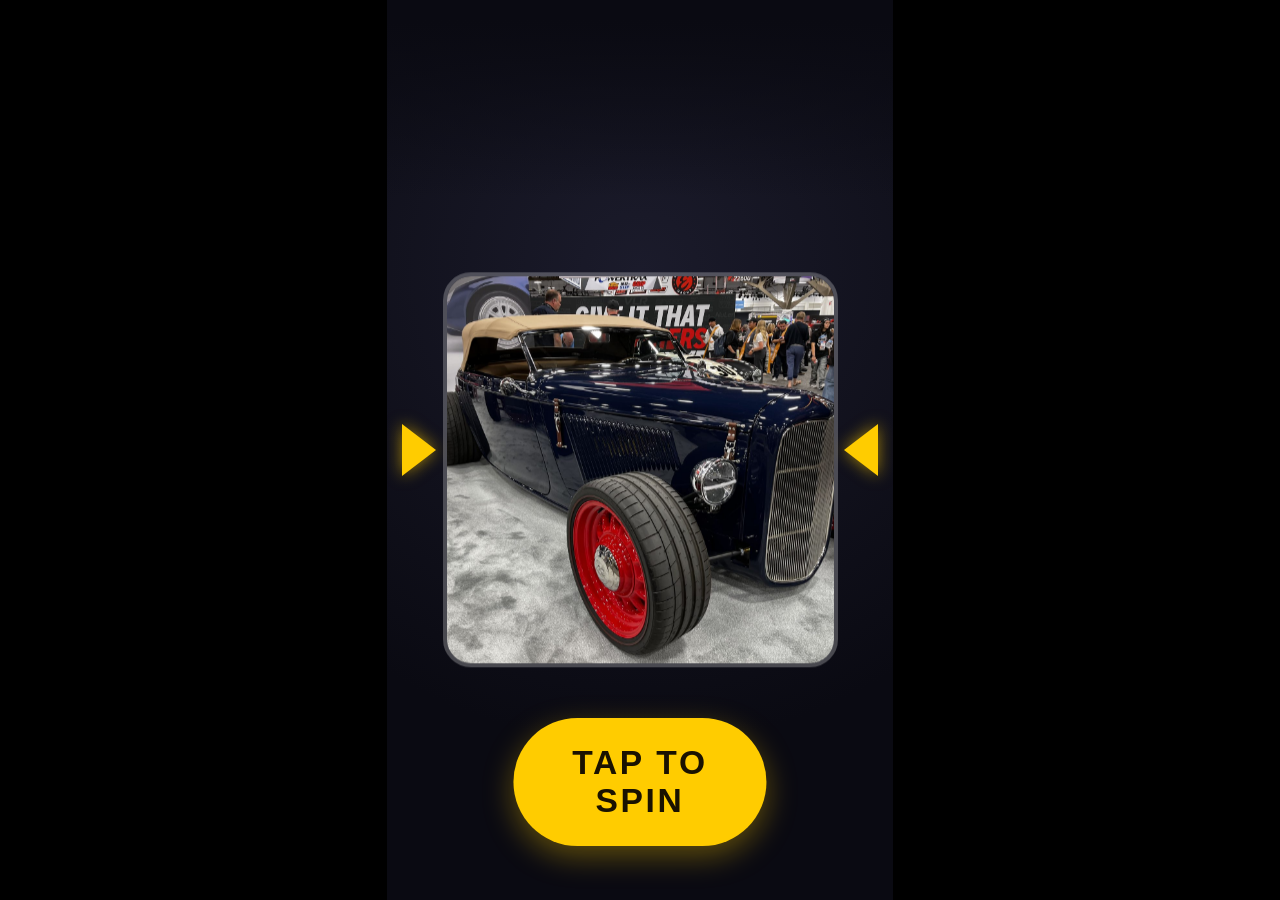
<file: index.html>
<!DOCTYPE html>
<html lang="en">
<head>
<meta charset="UTF-8">
<meta name="viewport" content="width=device-width, initial-scale=1.0">
<title>Photo Gallery Sound Wheel</title>
<link rel="icon" type="image/png" sizes="32x32" href="icons/favicon-32.png">
<link rel="icon" type="image/png" sizes="16x16" href="icons/favicon-16.png">
<link rel="apple-touch-icon" href="icons/icon-180.png">
<meta name="theme-color" content="#0a0a12">
<link rel="stylesheet" href="style.css">
</head>
<body>

<div class="stage">
  <div class="frame" id="frame">

    <div class="glow-top"></div>
    <div class="glow-bottom"></div>

    <div class="pointer pointer-left"></div>
    <div class="pointer pointer-right"></div>
    <div class="center-window"></div>

    <div class="reel-viewport">
      <div class="reel" id="reel"></div>
    </div>

    <div class="caption" id="caption"></div>

    <button class="spin-btn" id="spinBtn">
      <span>TAP TO SPIN</span>
    </button>

    <div class="flash" id="flash"></div>
  </div>
</div>

<script src="audio.js"></script>
<script src="config.js"></script>
<script src="app.js"></script>
</body>
</html>
</file>
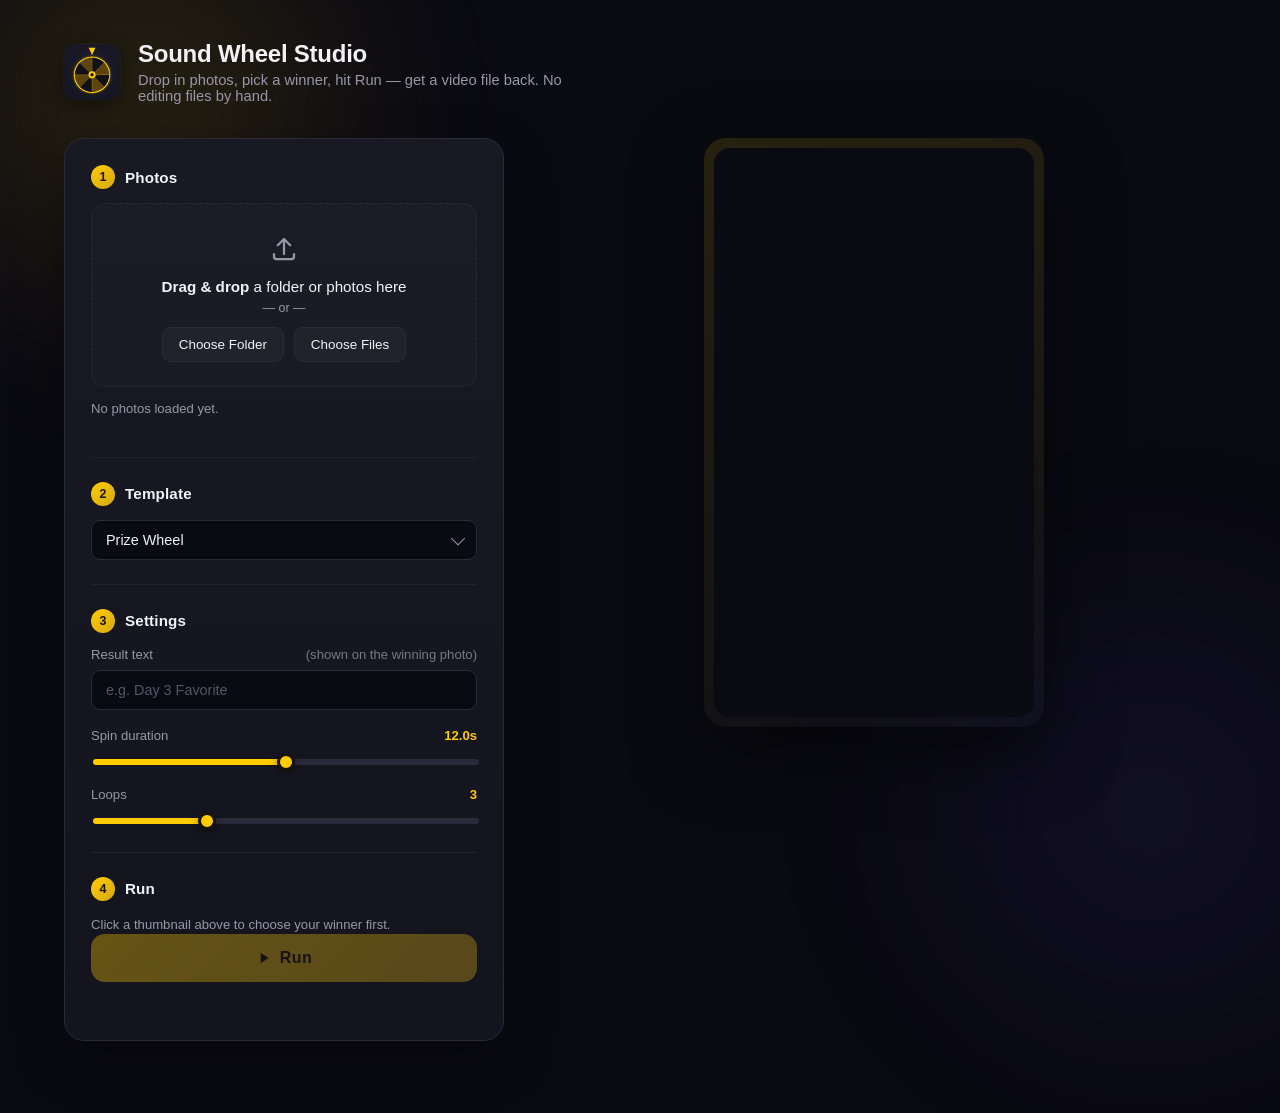
<file: studio.html>
<!DOCTYPE html>
<html lang="en">
<head>
<meta charset="UTF-8">
<meta name="viewport" content="width=device-width, initial-scale=1.0">
<title>Sound Wheel Studio</title>

<link rel="manifest" href="manifest.json">
<link rel="icon" type="image/png" sizes="32x32" href="icons/favicon-32.png">
<link rel="icon" type="image/png" sizes="16x16" href="icons/favicon-16.png">
<link rel="apple-touch-icon" href="icons/icon-180.png">
<meta name="theme-color" content="#0a0a12">
<meta name="apple-mobile-web-app-capable" content="yes">
<meta name="apple-mobile-web-app-status-bar-style" content="black-translucent">
<meta name="apple-mobile-web-app-title" content="Sound Wheel">

<link rel="stylesheet" href="studio.css">
</head>
<body>

<div class="bg-glow bg-glow-a"></div>
<div class="bg-glow bg-glow-b"></div>

<div class="studio">

  <header class="studio-header">
    <img class="app-icon" src="icons/icon-192.png" alt="">
    <div class="header-text">
      <h1>Sound Wheel Studio</h1>
      <p>Drop in photos, pick a winner, hit Run — get a video file back. No editing files by hand.</p>
    </div>
  </header>

  <div class="studio-layout">

    <div class="panel">

      <section class="step">
        <div class="step-head"><span class="step-num">1</span><h2>Photos</h2></div>
        <div class="dropzone" id="dropzone">
          <svg class="dropzone-icon" viewBox="0 0 24 24" fill="none" aria-hidden="true">
            <path d="M12 16V4M12 4L7 9M12 4l5 5" stroke="currentColor" stroke-width="1.8" stroke-linecap="round" stroke-linejoin="round"/>
            <path d="M4 16v2a2 2 0 002 2h12a2 2 0 002-2v-2" stroke="currentColor" stroke-width="1.8" stroke-linecap="round" stroke-linejoin="round"/>
          </svg>
          <p class="dropzone-title"><strong>Drag &amp; drop</strong> a folder or photos here</p>
          <p class="or">— or —</p>
          <div class="dropzone-buttons">
            <button type="button" class="btn-secondary" id="chooseFolderBtn">Choose Folder</button>
            <button type="button" class="btn-secondary" id="chooseFilesBtn">Choose Files</button>
          </div>
        </div>
        <input type="file" id="folderInput" webkitdirectory multiple hidden>
        <input type="file" id="filesInput" accept="image/*" multiple hidden>
        <p class="hint" id="photoCount">No photos loaded yet.</p>
        <div class="thumb-grid" id="thumbGrid"></div>
      </section>

      <section class="step">
        <div class="step-head"><span class="step-num">2</span><h2>Template</h2></div>
        <div class="select-wrap">
          <select id="templateSelect" class="select"></select>
        </div>
      </section>

      <section class="step">
        <div class="step-head"><span class="step-num">3</span><h2>Settings</h2></div>
        <label class="field">
          <span>Result text <em>(shown on the winning photo)</em></span>
          <input type="text" id="resultTextInput" placeholder="e.g. Day 3 Favorite">
        </label>
        <label class="field">
          <span>Spin duration <b id="durationValue">12.0s</b></span>
          <input type="range" id="durationInput" min="4000" max="20000" step="500" value="12000">
        </label>
        <label class="field">
          <span>Loops <b id="loopsValue">3</b></span>
          <input type="range" id="loopsInput" min="1" max="8" step="1" value="3">
        </label>
      </section>

      <section class="step step-run">
        <div class="step-head"><span class="step-num">4</span><h2>Run</h2></div>
        <p class="hint">Click a thumbnail above to choose your winner first.</p>
        <button type="button" class="btn-primary" id="runBtn" disabled>
          <svg class="btn-icon" viewBox="0 0 24 24" fill="none" aria-hidden="true">
            <path d="M7 4.5v15l12-7.5-12-7.5z" fill="currentColor"/>
          </svg>
          <span>Run</span>
        </button>
        <p class="status" id="statusText"></p>
      </section>

    </div>

    <div class="preview-col">
      <div class="canvas-frame">
        <canvas id="canvas" width="1080" height="1920"></canvas>
      </div>
      <div class="output" id="output"></div>
    </div>

  </div>
</div>

<script src="audio.js"></script>
<script src="templates.js"></script>
<script src="studio.js"></script>
<script>
  // Cosmetic only — fills the range sliders up to their current value.
  // Kept separate from studio.js so the app's actual logic is untouched.
  (function () {
    const ranges = Array.from(document.querySelectorAll('input[type="range"]'));
    function syncFill(r) {
      const pct = ((r.value - r.min) / (r.max - r.min)) * 100;
      r.style.setProperty('--fill', pct + '%');
    }
    ranges.forEach((r) => {
      r.addEventListener('input', () => syncFill(r));
      syncFill(r);
    });
    const templateSelect = document.getElementById('templateSelect');
    if (templateSelect) {
      templateSelect.addEventListener('change', () => {
        setTimeout(() => ranges.forEach(syncFill), 0);
      });
    }

    // Only pulse the status dot while actively rendering, not on "Done."
    const statusText = document.getElementById('statusText');
    if (statusText) {
      const syncPulse = () => {
        statusText.classList.toggle('is-active', /render/i.test(statusText.textContent));
      };
      new MutationObserver(syncPulse).observe(statusText, { childList: true, characterData: true, subtree: true });
      syncPulse();
    }
  })();
</script>
</body>
</html>
</file>
<file: style.css>
:root {
  --frame-w: 1080px;
  --frame-h: 1920px;
  --accent: #ffcc00;
  --bg-dark: #0a0a12;
}

* { box-sizing: border-box; margin: 0; padding: 0; }

html, body {
  height: 100%;
  background: #000;
  display: flex;
  align-items: center;
  justify-content: center;
  overflow: hidden;
  font-family: "Helvetica Neue", Arial, sans-serif;
}

.stage {
  width: 100%;
  height: 100%;
  display: flex;
  align-items: center;
  justify-content: center;
}

/* 9:16 frame, scaled to fit the viewport while keeping exact aspect ratio.
   This is the region you screen-record for Shorts/Reels. */
.frame {
  position: relative;
  width: var(--frame-w);
  height: var(--frame-h);
  max-width: 100vw;
  max-height: 100vh;
  aspect-ratio: 9 / 16;
  background: radial-gradient(circle at 50% 30%, #1b1b2b 0%, var(--bg-dark) 70%);
  overflow: hidden;
  box-shadow: 0 0 60px rgba(0,0,0,0.8);
}

@media (min-aspect-ratio: 9/16) {
  .frame { width: calc(100vh * 9 / 16); height: 100vh; }
}
@media (max-aspect-ratio: 9/16) {
  .frame { width: 100vw; height: calc(100vw * 16 / 9); }
}

.glow-top, .glow-bottom {
  position: absolute;
  left: 0; right: 0;
  height: 22%;
  pointer-events: none;
  z-index: 5;
}
.glow-top {
  top: 0;
  background: linear-gradient(to bottom, var(--bg-dark) 10%, rgba(10,10,18,0) 100%);
}
.glow-bottom {
  bottom: 0;
  background: linear-gradient(to top, var(--bg-dark) 10%, rgba(10,10,18,0) 100%);
}

.reel-viewport {
  position: absolute;
  top: 0; left: 0; right: 0; bottom: 0;
  overflow: hidden;
  display: flex;
  justify-content: center;
}

.reel {
  position: absolute;
  left: 0; right: 0;
  top: 50%;
  display: flex;
  flex-direction: column;
  align-items: center;
  gap: 3.2%;
  will-change: transform;
}

.reel-item {
  width: 78%;
  aspect-ratio: 1 / 1;
  border-radius: 28px;
  overflow: hidden;
  position: relative;
  flex-shrink: 0;
  filter: brightness(0.55) saturate(0.7);
  transform: scale(0.9);
  transition: filter 0.25s ease, transform 0.25s ease;
  border: 4px solid rgba(255,255,255,0.08);
}

.reel-item img {
  width: 100%;
  height: 100%;
  object-fit: cover;
  display: block;
}

.reel-item.is-center {
  filter: brightness(1) saturate(1.05);
  transform: scale(1);
  border-color: rgba(255,255,255,0.25);
}

.reel-item.is-landed {
  border-color: var(--accent);
  box-shadow: 0 0 0 6px rgba(255,204,0,0.25), 0 0 60px 10px rgba(255,204,0,0.35);
  animation: landPop 0.5s cubic-bezier(.2,1.4,.4,1) both;
}

@keyframes landPop {
  0%   { transform: scale(1); }
  35%  { transform: scale(1.12); }
  65%  { transform: scale(0.97); }
  100% { transform: scale(1); }
}

.center-window {
  position: absolute;
  top: 50%;
  left: 11%;
  right: 11%;
  transform: translateY(-50%);
  aspect-ratio: 1 / 1;
  border: 3px solid rgba(255,255,255,0.0);
  border-radius: 28px;
  pointer-events: none;
  z-index: 4;
}

.pointer {
  position: absolute;
  top: 50%;
  width: 0;
  height: 0;
  transform: translateY(-50%);
  z-index: 6;
  filter: drop-shadow(0 0 8px rgba(255,204,0,0.6));
}
.pointer-left {
  left: 3%;
  border-top: 26px solid transparent;
  border-bottom: 26px solid transparent;
  border-left: 34px solid var(--accent);
}
.pointer-right {
  right: 3%;
  border-top: 26px solid transparent;
  border-bottom: 26px solid transparent;
  border-right: 34px solid var(--accent);
}

.caption {
  position: absolute;
  left: 6%;
  right: 6%;
  bottom: 14%;
  text-align: center;
  color: #fff;
  font-size: 3.4rem;
  font-weight: 800;
  letter-spacing: 0.02em;
  text-shadow: 0 4px 18px rgba(0,0,0,0.7);
  opacity: 0;
  transform: translateY(20px);
  transition: opacity 0.5s ease, transform 0.5s ease;
  z-index: 7;
}
.caption.visible {
  opacity: 1;
  transform: translateY(0);
}

.spin-btn {
  position: absolute;
  left: 50%;
  bottom: 6%;
  transform: translateX(-50%);
  z-index: 8;
  background: var(--accent);
  color: #1a1200;
  border: none;
  padding: 26px 56px;
  border-radius: 999px;
  font-size: 2.1rem;
  font-weight: 900;
  letter-spacing: 0.08em;
  cursor: pointer;
  box-shadow: 0 10px 30px rgba(255,204,0,0.35);
  transition: opacity 0.4s ease, transform 0.2s ease;
}
.spin-btn:active { transform: translateX(-50%) scale(0.96); }
.spin-btn.hidden {
  opacity: 0;
  pointer-events: none;
}

.flash {
  position: absolute;
  inset: 0;
  background: #fff;
  opacity: 0;
  z-index: 9;
  pointer-events: none;
}
.flash.pulse {
  animation: flashPulse 0.35s ease-out;
}
@keyframes flashPulse {
  0%   { opacity: 0.85; }
  100% { opacity: 0; }
}
</file>
<file: studio.css>
:root {
  --accent: #ffcc00;
  --accent-dim: #d6a814;
  --accent-soft: rgba(255, 204, 0, 0.14);
  --bg: #0a0a12;
  --panel-bg: #14141f;
  --panel-bg-2: #191924;
  --border: #2a2a3a;
  --border-soft: #22222f;
  --text: #f2f2f5;
  --text-dim: #9797a8;
  --radius-lg: 20px;
  --radius-md: 14px;
  --radius-sm: 9px;
}

* { box-sizing: border-box; }

html, body {
  height: 100%;
}

body {
  margin: 0;
  background: var(--bg);
  color: var(--text);
  font-family: -apple-system, BlinkMacSystemFont, "Segoe UI", "Helvetica Neue", Arial, sans-serif;
  -webkit-font-smoothing: antialiased;
  position: relative;
  overflow-x: hidden;
}

/* ---------- ambient background ---------- */

.bg-glow {
  position: fixed;
  border-radius: 50%;
  filter: blur(90px);
  pointer-events: none;
  z-index: 0;
  opacity: 0.16;
}
.bg-glow-a {
  width: 560px;
  height: 560px;
  top: -180px;
  left: -140px;
  background: radial-gradient(circle, var(--accent) 0%, transparent 70%);
}
.bg-glow-b {
  width: 620px;
  height: 620px;
  bottom: -220px;
  right: -180px;
  background: radial-gradient(circle, #5a3fd6 0%, transparent 70%);
  opacity: 0.12;
}

.studio {
  position: relative;
  z-index: 1;
  max-width: 1200px;
  margin: 0 auto;
  padding: 40px 24px 72px;
}

/* ---------- header ---------- */

.studio-header {
  display: flex;
  align-items: center;
  gap: 18px;
  margin-bottom: 34px;
}
.app-icon {
  width: 56px;
  height: 56px;
  border-radius: 14px;
  box-shadow: 0 6px 20px rgba(0, 0, 0, 0.45), 0 0 0 1px rgba(255, 255, 255, 0.04);
  flex-shrink: 0;
}
.header-text h1 {
  margin: 0 0 4px;
  font-size: 1.5rem;
  font-weight: 800;
  letter-spacing: -0.01em;
}
.header-text p {
  margin: 0;
  color: var(--text-dim);
  font-size: 0.92rem;
  max-width: 54ch;
}

.studio-layout {
  display: grid;
  grid-template-columns: minmax(320px, 440px) 1fr;
  gap: 28px;
  align-items: start;
}

@media (max-width: 860px) {
  .studio-layout { grid-template-columns: 1fr; }
  .studio { padding: 28px 16px 56px; }
}

/* ---------- panel / steps ---------- */

.panel {
  background: linear-gradient(180deg, var(--panel-bg-2), var(--panel-bg));
  border: 1px solid var(--border);
  border-radius: var(--radius-lg);
  padding: 26px;
  box-shadow: 0 20px 50px rgba(0, 0, 0, 0.35);
}

.step {
  padding-bottom: 24px;
  margin-bottom: 24px;
  border-bottom: 1px solid var(--border-soft);
}
.step:last-child {
  border-bottom: none;
  margin-bottom: 0;
  padding-bottom: 0;
}

.step-head {
  display: flex;
  align-items: center;
  gap: 10px;
  margin-bottom: 14px;
}
.step-num {
  display: inline-flex;
  align-items: center;
  justify-content: center;
  width: 24px;
  height: 24px;
  border-radius: 50%;
  background: linear-gradient(135deg, var(--accent), var(--accent-dim));
  color: #1a1200;
  font-size: 0.78rem;
  font-weight: 800;
  flex-shrink: 0;
}
.step-head h2 {
  font-size: 0.95rem;
  margin: 0;
  font-weight: 700;
  color: var(--text);
  letter-spacing: 0.01em;
}

/* ---------- dropzone ---------- */

.dropzone {
  border: 1.5px dashed var(--border);
  border-radius: var(--radius-md);
  padding: 30px 16px 24px;
  text-align: center;
  background: rgba(255, 255, 255, 0.015);
  transition: border-color 0.2s ease, background 0.2s ease, transform 0.15s ease;
}
.dropzone.dragover {
  border-color: var(--accent);
  background: var(--accent-soft);
  transform: scale(1.01);
}
.dropzone-icon {
  width: 30px;
  height: 30px;
  color: var(--text-dim);
  margin-bottom: 10px;
  transition: color 0.2s ease, transform 0.2s ease;
}
.dropzone.dragover .dropzone-icon {
  color: var(--accent);
  transform: translateY(-2px);
}
.dropzone-title { margin: 0 0 6px; font-size: 0.95rem; }
.dropzone .or { color: var(--text-dim); font-size: 0.78rem; margin: 0 0 12px; }
.dropzone-buttons {
  display: flex;
  gap: 10px;
  justify-content: center;
}

.btn-secondary {
  background: rgba(255, 255, 255, 0.03);
  border: 1px solid var(--border);
  color: var(--text);
  padding: 9px 16px;
  border-radius: var(--radius-sm);
  cursor: pointer;
  font-size: 0.84rem;
  font-weight: 500;
  transition: border-color 0.15s ease, background 0.15s ease, transform 0.1s ease;
}
.btn-secondary:hover { border-color: var(--accent-dim); background: rgba(255, 204, 0, 0.06); }
.btn-secondary:active { transform: scale(0.97); }

.hint {
  color: var(--text-dim);
  font-size: 0.82rem;
  margin: 12px 0 0;
  line-height: 1.5;
}

/* ---------- thumbnails ---------- */

.thumb-grid {
  display: grid;
  grid-template-columns: repeat(auto-fill, minmax(68px, 1fr));
  gap: 9px;
  margin-top: 14px;
}
.thumb {
  position: relative;
  aspect-ratio: 1 / 1;
  border-radius: 10px;
  overflow: hidden;
  cursor: pointer;
  border: 2px solid transparent;
  filter: brightness(0.78);
  transition: filter 0.15s ease, transform 0.15s ease, border-color 0.15s ease, box-shadow 0.15s ease;
}
.thumb:hover {
  filter: brightness(0.95);
  transform: translateY(-2px);
}
.thumb img {
  width: 100%;
  height: 100%;
  object-fit: cover;
  display: block;
}
.thumb.selected {
  border-color: var(--accent);
  filter: brightness(1.05);
  transform: translateY(-2px);
  box-shadow: 0 0 0 3px var(--accent-soft), 0 6px 16px rgba(255, 204, 0, 0.18);
}
.thumb .badge {
  position: absolute;
  top: 4px;
  right: 4px;
  background: var(--accent);
  color: #1a1200;
  font-size: 0.56rem;
  font-weight: 800;
  letter-spacing: 0.02em;
  padding: 2px 6px;
  border-radius: 5px;
  display: none;
  box-shadow: 0 2px 6px rgba(0, 0, 0, 0.3);
}
.thumb.selected .badge { display: block; }

/* ---------- select ---------- */

.select-wrap { position: relative; }
.select {
  width: 100%;
  appearance: none;
  -webkit-appearance: none;
  background: var(--bg);
  color: var(--text);
  border: 1px solid var(--border);
  border-radius: var(--radius-sm);
  padding: 11px 38px 11px 14px;
  font-size: 0.9rem;
  cursor: pointer;
  transition: border-color 0.15s ease;
}
.select:hover, .select:focus { border-color: var(--accent-dim); outline: none; }
.select-wrap::after {
  content: "";
  position: absolute;
  right: 14px;
  top: 50%;
  width: 9px;
  height: 9px;
  border-right: 1.8px solid var(--text-dim);
  border-bottom: 1.8px solid var(--text-dim);
  transform: translateY(-65%) rotate(45deg);
  pointer-events: none;
}

/* ---------- fields / sliders ---------- */

.field {
  display: block;
  margin-bottom: 18px;
}
.field:last-child { margin-bottom: 0; }
.field span {
  display: flex;
  justify-content: space-between;
  align-items: baseline;
  font-size: 0.82rem;
  color: var(--text-dim);
  margin-bottom: 8px;
}
.field span em { font-style: normal; opacity: 0.75; }
.field span b { color: var(--accent); font-weight: 700; font-variant-numeric: tabular-nums; }
.field input[type="text"] {
  width: 100%;
  background: var(--bg);
  color: var(--text);
  border: 1px solid var(--border);
  border-radius: var(--radius-sm);
  padding: 11px 14px;
  font-size: 0.9rem;
  transition: border-color 0.15s ease;
}
.field input[type="text"]:focus { border-color: var(--accent-dim); outline: none; }
.field input[type="text"]::placeholder { color: #55556a; }

.field input[type="range"] {
  --fill: 0%;
  width: 100%;
  height: 6px;
  border-radius: 999px;
  appearance: none;
  -webkit-appearance: none;
  background: linear-gradient(to right, var(--accent) 0%, var(--accent) var(--fill), var(--border) var(--fill), var(--border) 100%);
  cursor: pointer;
}
.field input[type="range"]::-webkit-slider-thumb {
  appearance: none;
  -webkit-appearance: none;
  width: 18px;
  height: 18px;
  border-radius: 50%;
  background: var(--accent);
  border: 3px solid #1a1200;
  box-shadow: 0 2px 8px rgba(0, 0, 0, 0.4);
  cursor: pointer;
  margin-top: 0;
}
.field input[type="range"]::-moz-range-thumb {
  width: 18px;
  height: 18px;
  border-radius: 50%;
  background: var(--accent);
  border: 3px solid #1a1200;
  box-shadow: 0 2px 8px rgba(0, 0, 0, 0.4);
  cursor: pointer;
}
.field input[type="range"]::-moz-range-track {
  height: 6px;
  border-radius: 999px;
  background: transparent;
}

/* ---------- run button ---------- */

.btn-primary {
  width: 100%;
  display: flex;
  align-items: center;
  justify-content: center;
  gap: 8px;
  background: linear-gradient(135deg, var(--accent), var(--accent-dim));
  color: #1a1200;
  border: none;
  padding: 15px;
  border-radius: var(--radius-md);
  font-weight: 800;
  font-size: 1rem;
  letter-spacing: 0.03em;
  cursor: pointer;
  box-shadow: 0 10px 28px rgba(255, 204, 0, 0.22);
  transition: transform 0.12s ease, box-shadow 0.12s ease, opacity 0.15s ease;
}
.btn-primary:hover:not(:disabled) {
  transform: translateY(-1px);
  box-shadow: 0 14px 34px rgba(255, 204, 0, 0.3);
}
.btn-primary:active:not(:disabled) { transform: translateY(0); }
.btn-primary:disabled {
  opacity: 0.35;
  cursor: not-allowed;
  box-shadow: none;
}
.btn-icon { width: 16px; height: 16px; }

.status {
  margin: 14px 0 0;
  font-size: 0.85rem;
  color: var(--text-dim);
  min-height: 1.3em;
}
.status:not(:empty)::before {
  content: "";
  display: inline-block;
  width: 7px;
  height: 7px;
  border-radius: 50%;
  background: var(--accent);
  margin-right: 8px;
  vertical-align: middle;
}
.status.is-active::before {
  animation: statusPulse 1.1s ease-in-out infinite;
}
@keyframes statusPulse {
  0%, 100% { opacity: 0.3; transform: scale(0.85); }
  50% { opacity: 1; transform: scale(1); }
}

/* ---------- preview column ---------- */

.preview-col {
  display: flex;
  flex-direction: column;
  align-items: center;
  gap: 22px;
  position: sticky;
  top: 24px;
}

@media (max-width: 860px) {
  .preview-col { position: static; }
}

.canvas-frame {
  width: 100%;
  max-width: 340px;
  border-radius: 22px;
  padding: 10px;
  background: linear-gradient(160deg, rgba(255, 204, 0, 0.12), rgba(255, 255, 255, 0.02));
  box-shadow: 0 24px 70px rgba(0, 0, 0, 0.55);
}

#canvas {
  width: 100%;
  display: block;
  aspect-ratio: 9 / 16;
  border-radius: 16px;
  background: #0a0a12;
}

.output {
  width: 100%;
  max-width: 340px;
}
.output video {
  width: 100%;
  border-radius: 14px;
  display: block;
  margin-bottom: 10px;
  box-shadow: 0 16px 40px rgba(0, 0, 0, 0.45);
}
.output a.download-link {
  display: flex;
  align-items: center;
  justify-content: center;
  gap: 8px;
  text-align: center;
  background: var(--panel-bg);
  border: 1px solid var(--border);
  color: var(--accent);
  padding: 12px;
  border-radius: var(--radius-sm);
  text-decoration: none;
  font-size: 0.9rem;
  font-weight: 700;
  transition: border-color 0.15s ease, background 0.15s ease;
}
.output a.download-link:hover {
  border-color: var(--accent-dim);
  background: var(--accent-soft);
}
</file>
